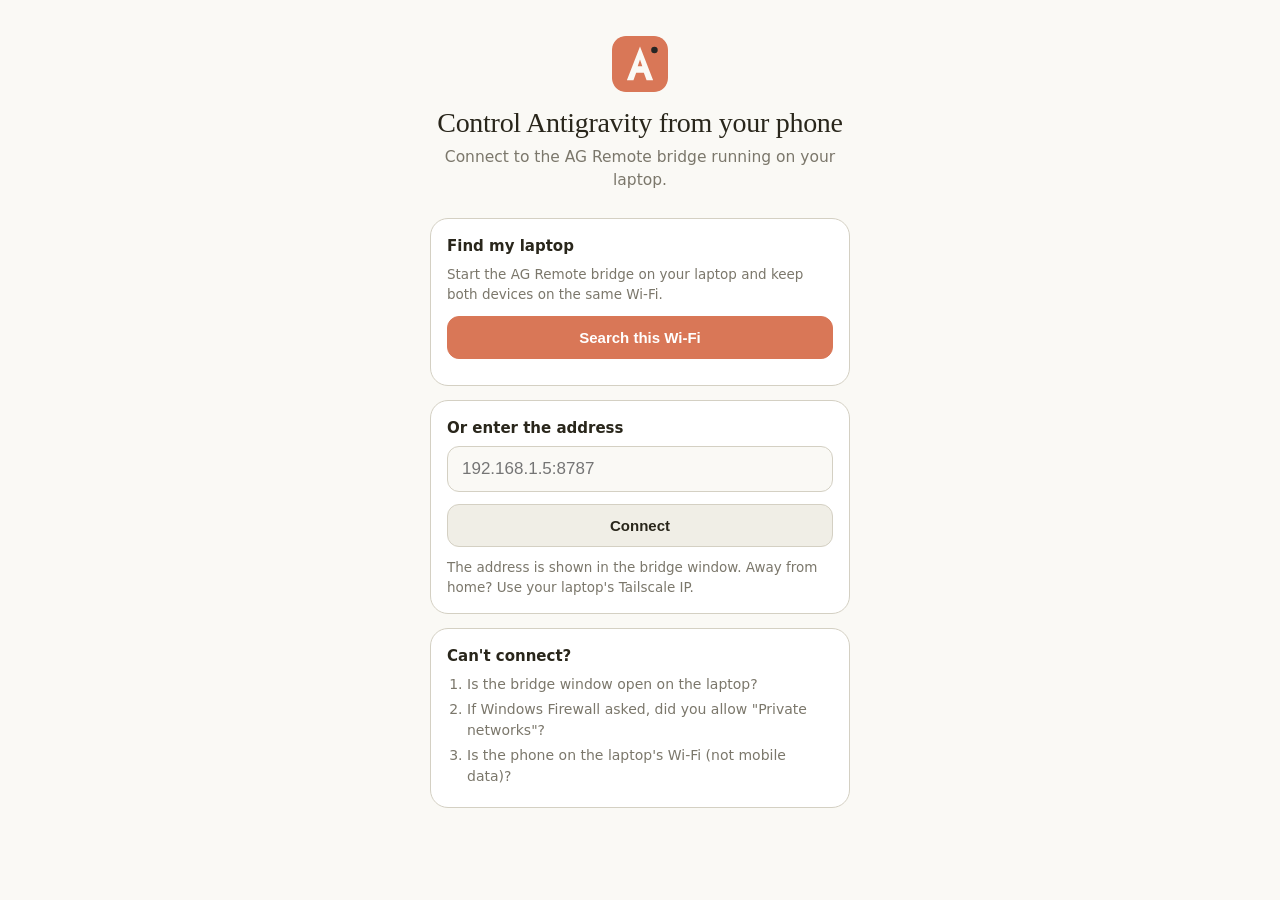
<file: android/app/src/main/assets/setup.html>
<!doctype html>
<html lang="en">
<head>
<meta charset="utf-8">
<meta name="viewport" content="width=device-width, initial-scale=1">
<title>AG Remote setup</title>
<style>
  :root { --bg:#262624; --surface:#30302e; --surface2:#393937; --line:#4a4a45; --text:#f5f4ee; --muted:#a29f94; --accent:#d97757; --ok:#4f9a6a; --notice:#3a3020; --notice-text:#f2cf9a;
          --serif: ui-serif, "Iowan Old Style", Charter, Georgia, serif; --sans: system-ui, Roboto, "Segoe UI", sans-serif; }
  @media (prefers-color-scheme: light) {
    :root { --bg:#faf9f5; --surface:#ffffff; --surface2:#f0eee6; --line:#d4d0c3; --text:#29261b; --muted:#7b776b; --notice:#fbf1e3; --notice-text:#7a4b16; }
  }
  * { box-sizing: border-box; -webkit-tap-highlight-color: transparent; }
  body { margin:0; background:var(--bg); color:var(--text); font:15.5px/1.5 var(--sans); padding:36px 20px 28px; -webkit-font-smoothing: antialiased; }
  .box { max-width:420px; margin:0 auto; }
  .logo { width:56px; height:56px; display:block; margin:0 auto 14px; border-radius:14px; }
  h1 { text-align:center; font:500 28px/1.2 var(--serif); letter-spacing:-.01em; margin:0 0 6px; }
  p.sub { text-align:center; color:var(--muted); margin:0 0 26px; }
  .card { background:var(--surface); border:1px solid var(--line); border-radius:18px; padding:16px; margin-bottom:14px; }
  .card h3 { margin:0 0 6px; font-size:15px; }
  input { width:100%; background:var(--bg); color:var(--text); border:1px solid var(--line); border-radius:12px; padding:12px 14px; font-size:17px; outline:none; }
  input:focus { border-color:var(--accent); }
  button { width:100%; margin-top:12px; padding:12px; border-radius:12px; border:1px solid var(--line); background:var(--surface2); color:var(--text); font-size:15px; font-weight:600; }
  button.primary { background:var(--accent); border-color:var(--accent); color:#fff; }
  button:disabled { opacity:.6; }
  .found button { text-align:left; display:flex; justify-content:space-between; align-items:center; background:var(--bg); border-color:var(--ok); }
  .found button span:last-child { color:var(--accent); }
  .msg { background:var(--notice); color:var(--notice-text); border-radius:12px; padding:11px 13px; margin-bottom:14px; font-size:14px; }
  .muted { color:var(--muted); font-size:13.5px; }
  ol { padding-left:20px; color:var(--muted); font-size:14px; margin:6px 0 0; }
  li { margin:4px 0; }
  .spin { display:inline-block; width:12px; height:12px; border:2px solid var(--accent); border-right-color:transparent; border-radius:50%; animation:sp .8s linear infinite; vertical-align:-1px; margin-right:7px; }
  @keyframes sp { to { transform:rotate(360deg); } }
  .hidden { display:none; }
</style>
</head>
<body>
<div class="box">
  <svg class="logo" viewBox="0 0 512 512"><rect width="512" height="512" rx="112" fill="#d97757"/><path d="M256 96 376 404h-60l-25-68h-70l-25 68h-60L256 96zm0 118-21 62h42l-21-62z" fill="#faf9f5"/><circle cx="388" cy="128" r="30" fill="#262624"/></svg>
  <h1>Control Antigravity from your phone</h1>
  <p class="sub">Connect to the AG Remote bridge running on your laptop.</p>

  <div id="msg" class="msg hidden"></div>

  <div class="card">
    <h3>Find my laptop</h3>
    <div class="muted">Start the AG Remote bridge on your laptop and keep both devices on the same Wi-Fi.</div>
    <button id="scan" class="primary">Search this Wi-Fi</button>
    <div id="status" class="muted" style="margin-top:10px"></div>
    <div id="found" class="found"></div>
  </div>

  <div class="card">
    <h3>Or enter the address</h3>
    <input id="addr" inputmode="url" autocapitalize="off" autocorrect="off" placeholder="192.168.1.5:8787">
    <button id="go">Connect</button>
    <div class="muted" style="margin-top:10px">The address is shown in the bridge window. Away from home? Use your laptop's Tailscale IP.</div>
  </div>

  <div class="card">
    <h3>Can't connect?</h3>
    <ol>
      <li>Is the bridge window open on the laptop?</li>
      <li>If Windows Firewall asked, did you allow "Private networks"?</li>
      <li>Is the phone on the laptop's Wi-Fi (not mobile data)?</li>
    </ol>
  </div>
</div>
<script>
  const N = window.AGRCNative;
  const $ = (s) => document.querySelector(s);
  const seen = new Set();
  const hash = decodeURIComponent(location.hash.slice(1) || '');
  if (hash) { $('#msg').textContent = hash; $('#msg').classList.remove('hidden'); }
  if (N) $('#addr').value = N.getServer() || '';

  function scan() {
    if (!N) return;
    seen.clear();
    $('#found').innerHTML = '';
    $('#status').innerHTML = '<span class="spin"></span>Searching… (5–10 seconds)';
    $('#scan').disabled = true;
    N.discover();
  }
  window.onFound = (r) => {
    if (seen.has(r.addr)) return;
    seen.add(r.addr);
    const b = document.createElement('button');
    b.innerHTML = '<span></span><span>Connect →</span>';
    b.firstChild.textContent = (r.host || 'Laptop') + '  ·  ' + r.addr;
    b.onclick = () => N.connect(r.addr);
    $('#found').appendChild(b);
  };
  window.onScanDone = (subnets) => {
    $('#scan').disabled = false;
    if (seen.size) $('#status').textContent = 'Found it. Pick your laptop:';
    else $('#status').textContent = subnets ? 'No bridge found on this Wi-Fi (' + subnets + 'x). Check the list below, or enter the address.' : "Your phone doesn't seem to be on Wi-Fi.";
  };
  $('#scan').onclick = scan;
  $('#go').onclick = () => { const v = $('#addr').value.trim(); if (v && N) N.connect(v); };
  $('#addr').addEventListener('keydown', (e) => { if (e.key === 'Enter') $('#go').click(); });
  if (N && !N.getServer()) scan();
</script>
</body>
</html>
</file>
